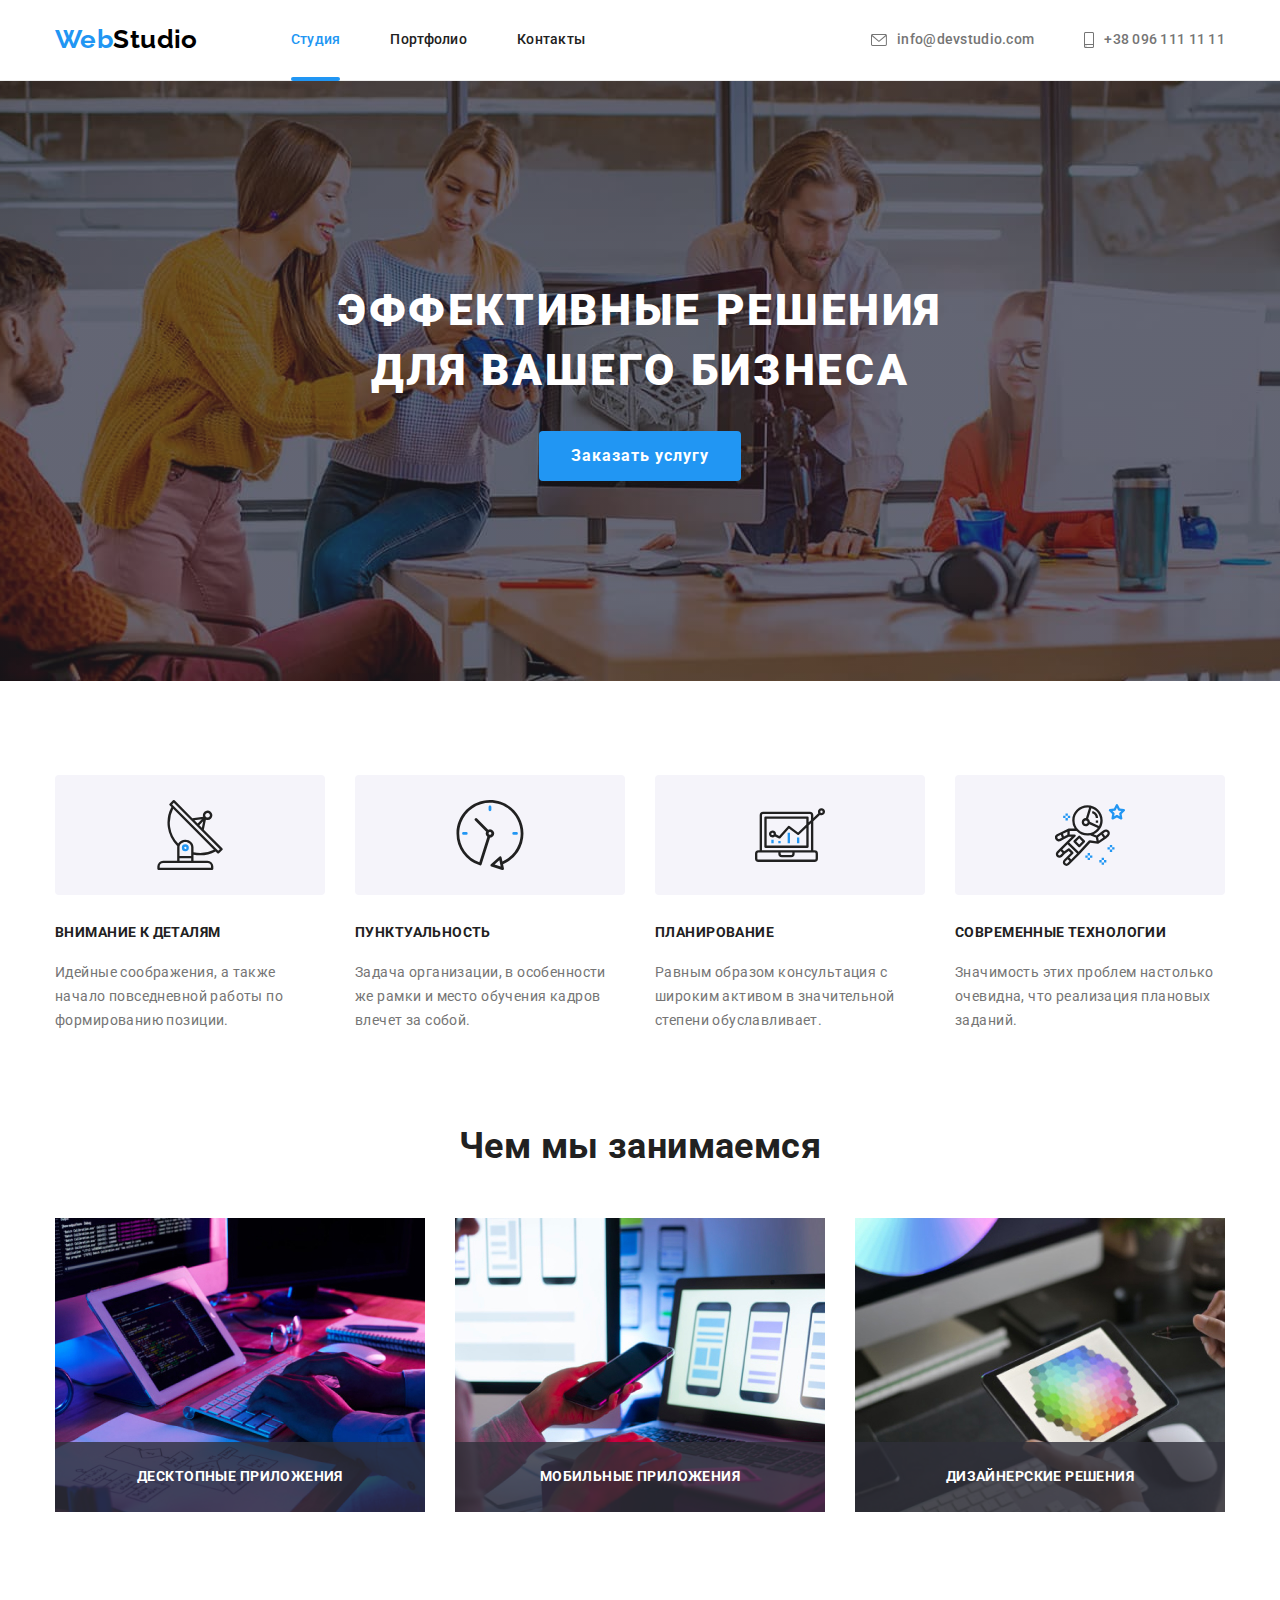
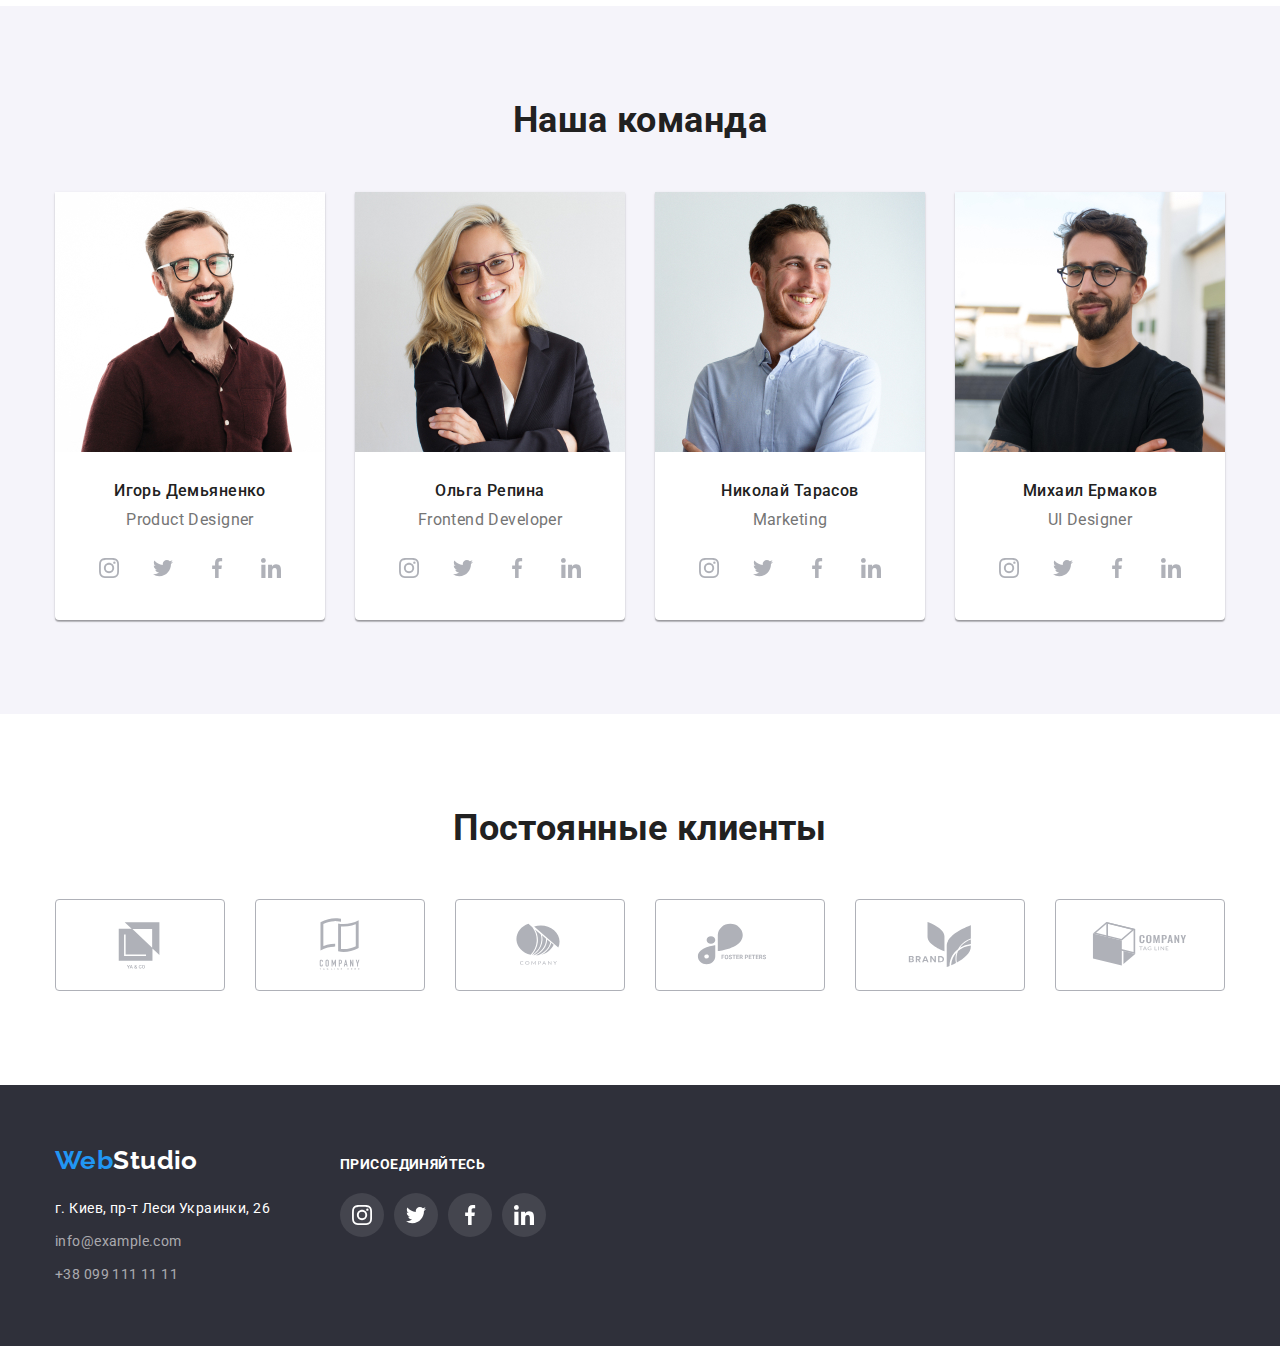
<file: index.html>
<!DOCTYPE html>
<html lang="ru">

<head>
  <meta charset="UTF-8" />
  <meta http-equiv="X-UA-Compatible" content="IE=edge" />
  <meta name="viewport" content="width=device-width, initial-scale=1.0" />
  <title>WebStudio</title>

  <link rel="preconnect" href="https://fonts.googleapis.com" />
  <link rel="preconnect" href="https://fonts.gstatic.com" crossorigin />
  <link href="https://fonts.googleapis.com/css2?family=Raleway:wght@700&family=Roboto:wght@400;500;700;900&display=swap"
    rel="stylesheet" />

  <link rel="stylesheet"
    href="https://cdnjs.cloudflare.com/ajax/libs/modern-normalize/1.1.0/modern-normalize.min.css" />

  <link rel="stylesheet" href="./css/style.css" />
</head>

<body>
  <header class="page-header">
    <div class="container main-container">
      <nav class="main-nav">
        <a href="./index.html" class="logo">Web<span class="accent">Studio</span></a>

        <ul class="site-nav list">
          <li class="item item-strip"><a href="" class="nav-link current">Студия</a></li>
          <li class="item"><a href="./portfolio.html" class="nav-link">Портфолио</a></li>
          <li class="item"><a href="./contact.html" class="nav-link">Контакты</a></li>
        </ul>
      </nav>

      <ul class="contact-nav list">
        <li class="item">
          <div class="icon-envelope">
            <a href="mailto:info@devstudio.com" class="contact-link">
              <svg width="16" height="12" class="svg-envelope">
                <use href="./images/phone-env.svg#icon-envelope"></use>
              </svg>info@devstudio.com</a>
          </div>
        </li>
        <li class="item">
          <div class="icon-smartphone">
            <a href="tel:+380961111111" class="contact-link">
              <svg width="10" height="16" class="svg-smartphone">
                <use href="./images/phone-env.svg#icon-smartphone"></use>
              </svg>+38 096 111 11 11</a>
          </div>
        </li>
      </ul>
    </div>
  </header>


  <main>
    <section class="hero">
      <h1 class="hero-tittle">Эффективные решения для вашего бизнеса</h1>
      <button type="button" class="button" data-modal-open>Заказать услугу</button>


    </section>



    <section class="section-first">
      <div class="container">
        <h2 class="visually-hidden">Преимущества</h2>
        <ul class="feature-list">
          <li class="item">
            <div class="icon-antenna">
              <svg width="70" height="70">
                <use href="./images/icons.svg#icon-antenna"></use>
              </svg>
            </div>
            <h3 class="feature-tittle">Внимание к деталям</h3>
            <p class="feature-text">
              Идейные соображения, а также начало повседневной работы по формированию позиции.
            </p>
          </li>
          <li class="item">
            <div class="icon-clock">
              <svg width="70" height="70">
                <use href="./images/icons.svg#icon-clock"></use>
              </svg>
            </div>
            <h3 class="feature-tittle">Пунктуальность</h3>
            <p class="feature-text">
              Задача организации, в особенности же рамки и место обучения кадров влечет за собой.
            </p>
          </li>
          <li class="item">
            <div class="icon-diagram">
              <svg width="70" height="70">
                <use href="./images/icons.svg#icon-diagram"></use>
              </svg>
            </div>
            <h3 class="feature-tittle">Планирование</h3>
            <p class="feature-text">
              Равным образом консультация с широким активом в значительной степени обуславливает.
            </p>
          </li>
          <li class="item">
            <div class="icon-astronaut">
              <svg width="70" height="70">
                <use href="./images/icons.svg#icon-astronaut"></use>
              </svg>
            </div>
            <h3 class="feature-tittle">Современные технологии</h3>
            <p class="feature-text">
              Значимость этих проблем настолько очевидна, что реализация плановых заданий.
            </p>
          </li>
        </ul>
      </div>
    </section>

    <section class="section-second">
      <div class="container">
        <h2 class="section-tittle">Чем мы занимаемся</h2>
        <ul class="feature-list">
          <li class="feature-list-item">
            <img class="services-img" src="./images/jpg/box1.jpg" alt="Вид услуги" width="370" />
            <div class="label">
              <p>Десктопные приложения</p>
            </div>
          </li>
          <li class="feature-list-item">
            <img class="services-img" src="./images/jpg/box2.jpg" alt="Вид услуги" width="370" />
            <div class="label">
              <p>Мобильные приложения</p>
            </div>
          </li>
          <li class="feature-list-item">
            <img class="services-img" src="./images/jpg/box3.jpg" alt="Вид услуги" width="370" />
            <div class="label">
              <p>Дизайнерские решения</p>
            </div>
          </li>
        </ul>
      </div>
    </section>

    <section class="section-third">
      <div class="container">
        <h2 class="section-tittle">Наша команда</h2>
        <ul class="feature-list">
          <li class="feature-list-employee">
            <img class="employee-img" src="./images/jpg/emp1.jpg" alt="Работник Игорь" width="270" />
            <div class="profession-employee">
              <h3 class="employee-name">Игорь Демьяненко</h3>
              <p class="employee-text">Product Designer</p>
              <ul class="social-network-items">
                <li class="list">
                  <a href="https://www.instagram.com/" class="link-instagram">
                    <svg width="20" height="20" class="svg-instagram">
                      <use href="./images/icons.svg#icon-instagram"></use>
                    </svg>
                  </a>
                </li>
                <li class="list">
                  <a href="https://twitter.com/" class="link-twitter">
                    <svg width="20" height="20" class="svg-twitter">
                      <use href="./images/icons.svg#icon-twitter"></use>
                    </svg>
                  </a>
                </li>
                <li class="list">
                  <a href="https://uk-ua.facebook.com/" class="link-facebook">
                    <svg width="20" height="20" class="svg-facebook">
                      <use href="./images/icons.svg#icon-facebook"></use>
                    </svg>
                  </a>
                </li>
                <li class="list">
                  <a href="https://ru.linkedin.com/" class="link-linkedin">
                    <svg width="20" height="20" class="svg-linkedin">
                      <use href="./images/icons.svg#icon-linkedin"></use>
                    </svg>
                  </a>
                </li>
              </ul>
            </div>
          </li>
          <li class="feature-list-employee">
            <img class="employee-img" src="./images/jpg/emp2.jpg" alt="Работник Ольга" width="270" />
            <div class="profession-employee">
              <h3 class="employee-name">Ольга Репина</h3>
              <p class="employee-text">Frontend Developer</p>
              <ul class="social-network-items">
                <li class="list">
                  <a href="https://www.instagram.com/" class="link-instagram">
                    <svg width="20" height="20" class="svg-instagram">
                      <use href="./images/icons.svg#icon-instagram"></use>
                    </svg>
                  </a>
                </li>
                <li class="list">
                  <a href="https://twitter.com/" class="link-twitter">
                    <svg width="20" height="20" class="svg-twitter">
                      <use href="./images/icons.svg#icon-twitter"></use>
                    </svg>
                  </a>
                </li>
                <li class="list">
                  <a href="https://uk-ua.facebook.com/" class="link-facebook">
                    <svg width="20" height="20" class="svg-facebook">
                      <use href="./images/icons.svg#icon-facebook"></use>
                    </svg>
                  </a>
                </li>
                <li class="list">
                  <a href="https://ru.linkedin.com/" class="link-linkedin">
                    <svg width="20" height="20" class="svg-linkedin">
                      <use href="./images/icons.svg#icon-linkedin"></use>
                    </svg>
                  </a>
                </li>
              </ul>
            </div>
          </li>
          <li class="feature-list-employee">
            <img class="employee-img" src="./images/jpg/emp3.jpg" alt="Работник Николай" width="270" />
            <div class="profession-employee">
              <h3 class="employee-name">Николай Тарасов</h3>
              <p class="employee-text">Marketing</p>
              <ul class="social-network-items">
                <li class="list">
                  <a href="https://www.instagram.com/" class="link-instagram">
                    <svg width="20" height="20" class="svg-instagram">
                      <use href="./images/icons.svg#icon-instagram"></use>
                    </svg>
                  </a>
                </li>
                <li class="list">
                  <a href="https://twitter.com/" class="link-twitter">
                    <svg width="20" height="20" class="svg-twitter">
                      <use href="./images/icons.svg#icon-twitter"></use>
                    </svg>
                  </a>
                </li>
                <li class="list">
                  <a href="https://uk-ua.facebook.com/" class="link-facebook">
                    <svg width="20" height="20" class="svg-facebook">
                      <use href="./images/icons.svg#icon-facebook"></use>
                    </svg>
                  </a>
                </li>
                <li class="list">
                  <a href="https://ru.linkedin.com/" class="link-linkedin">
                    <svg width="20" height="20" class="svg-linkedin">
                      <use href="./images/icons.svg#icon-linkedin"></use>
                    </svg>
                  </a>
                </li>
              </ul>
            </div>
          </li>
          <li class="feature-list-employee">
            <img class="employee-img" src="./images/jpg/emp4.jpg" alt="Работник Михаил" width="270" />
            <div class="profession-employee">
              <h3 class="employee-name">Михаил Ермаков</h3>
              <p class="employee-text">UI Designer</p>
              <ul class="social-network-items">
                <li class="list">
                  <a href="https://www.instagram.com/" class="link-instagram">
                    <svg width="20" height="20" class="svg-instagram">
                      <use href="./images/icons.svg#icon-instagram"></use>
                    </svg>
                  </a>
                </li>
                <li class="list">
                  <a href="https://twitter.com/" class="link-twitter">
                    <svg width="20" height="20" class="svg-twitter">
                      <use href="./images/icons.svg#icon-twitter"></use>
                    </svg>
                  </a>
                </li>
                <li class="list">
                  <a href="https://uk-ua.facebook.com/" class="link-facebook">
                    <svg width="20" height="20" class="svg-facebook">
                      <use href="./images/icons.svg#icon-facebook"></use>
                    </svg>
                  </a>
                </li>
                <li class="list">
                  <a href="https://ru.linkedin.com/" class="link-linkedin">
                    <svg width="20" height="20" class="svg-linkedin">
                      <use href="./images/icons.svg#icon-linkedin"></use>
                    </svg>
                  </a>
                </li>
              </ul>
            </div>
          </li>
        </ul>
      </div>
    </section>

    <section class="section-fourth">
      <div class="container">
        <h2 class="section-tittle">Постоянные клиенты</h2>
        <ul class="feature-list">
          <li class="feature-list-clients">
            <a href="" class="link-clients">
              <svg width="106" height="60" class="svg-client1">
                <use href="./images/clients.svg#icon-client1"></use>
              </svg>
            </a>
          </li>
          <li class="feature-list-clients">
            <a href="" class="link-clients">
              <svg width="106" height="60" class="svg-client2">
                <use href="./images/clients.svg#icon-client2"></use>
              </svg>
            </a>
          </li>
          <li class="feature-list-clients">
            <a href="" class="link-clients">
              <svg width="106" height="60" class="svg-client3">
                <use href="./images/clients.svg#icon-client3"></use>
              </svg>
            </a>
          </li>
          <li class="feature-list-clients">
            <a href="" class="link-clients">
              <svg width="106" height="60" class="svg-client4">
                <use href="./images/clients.svg#icon-client4"></use>
              </svg>
            </a>
          </li>
          <li class="feature-list-clients">
            <a href="" class="link-clients">
              <svg width="106" height="60" class="svg-client5">
                <use href="./images/clients.svg#icon-client5"></use>
              </svg>
            </a>
          </li>
          <li class="feature-list-clients">
            <a href="" class="link-clients">
              <svg width="106" height="60" class="svg-client6">
                <use href="./images/clients.svg#icon-client6"></use>
              </svg>
            </a>
          </li>
        </ul>
      </div>
    </section>
  </main>

  <footer class="footer">
    <div class="container container-footer">
      <div class="first-footer-flex-container">
        <div class="footer-logo-container">
          <a href="" class="logo">Web<span class="accent">Studio</span></a>
          <address>
            <ul class="footer-contact list">
              <li class="footer-contact-item">
                <a href="" class="footer-nav-address">г. Киев, пр-т Леси Украинки, 26</a>
              </li>
              <li class="footer-contact-item">
                <a href="mailto:info@example.com" class="contact-link">info@example.com</a>
              </li>
              <li class="footer-contact-item">
                <a href="tel:+380991111111" class="contact-link">+38 099 111 11 11</a>
              </li>
            </ul>
          </address>
        </div>
      </div>

      <div class="second-footer-flex-container">
        <h2 class="feature-tittle">Присоединяйтесь</h2>
        <ul class="footer-network-items">
          <li class="list">
            <a href="https://www.instagram.com/" class="link-instagram">
              <svg width="20" height="20" class="svg-inst">
                <use href="./images/icons.svg#icon-instagram2"></use>
              </svg>
            </a>
          </li>
          <li class="list">
            <a href="https://twitter.com/" class="link-twitter">
              <svg width="20" height="20" class="svg-twitter">
                <use href="./images/icons.svg#icon-twitter2"></use>
              </svg>
            </a>
          </li>
          <li class="list">
            <a href="https://uk-ua.facebook.com/" class="link-facebook">
              <svg width="20" height="20" class="svg-facebook">
                <use href="./images/icons.svg#icon-facebook2"></use>
              </svg>
            </a>
          </li>
          <li class="list">
            <a href="https://ru.linkedin.com/" class="link-linkedin">
              <svg width="20" height="20" class="svg-linkedin">
                <use href="./images/icons.svg#icon-linkedin2"></use>
              </svg>
            </a>
          </li>
        </ul>
      </div>
    </div>
  </footer>

  <div class="backdrop is-hidden" data-modal>
    <div class="modal">
      <button class="backdrop-button" data-modal-close>
        <svg width="11" height="11" class="svg-close-button">
          <use href="./images/close-button.svg#icon-close-button"></use>
        </svg>
      </button>
    </div>
  </div>

  <script src="./modal.js"></script>

</body>

</html>
</file>
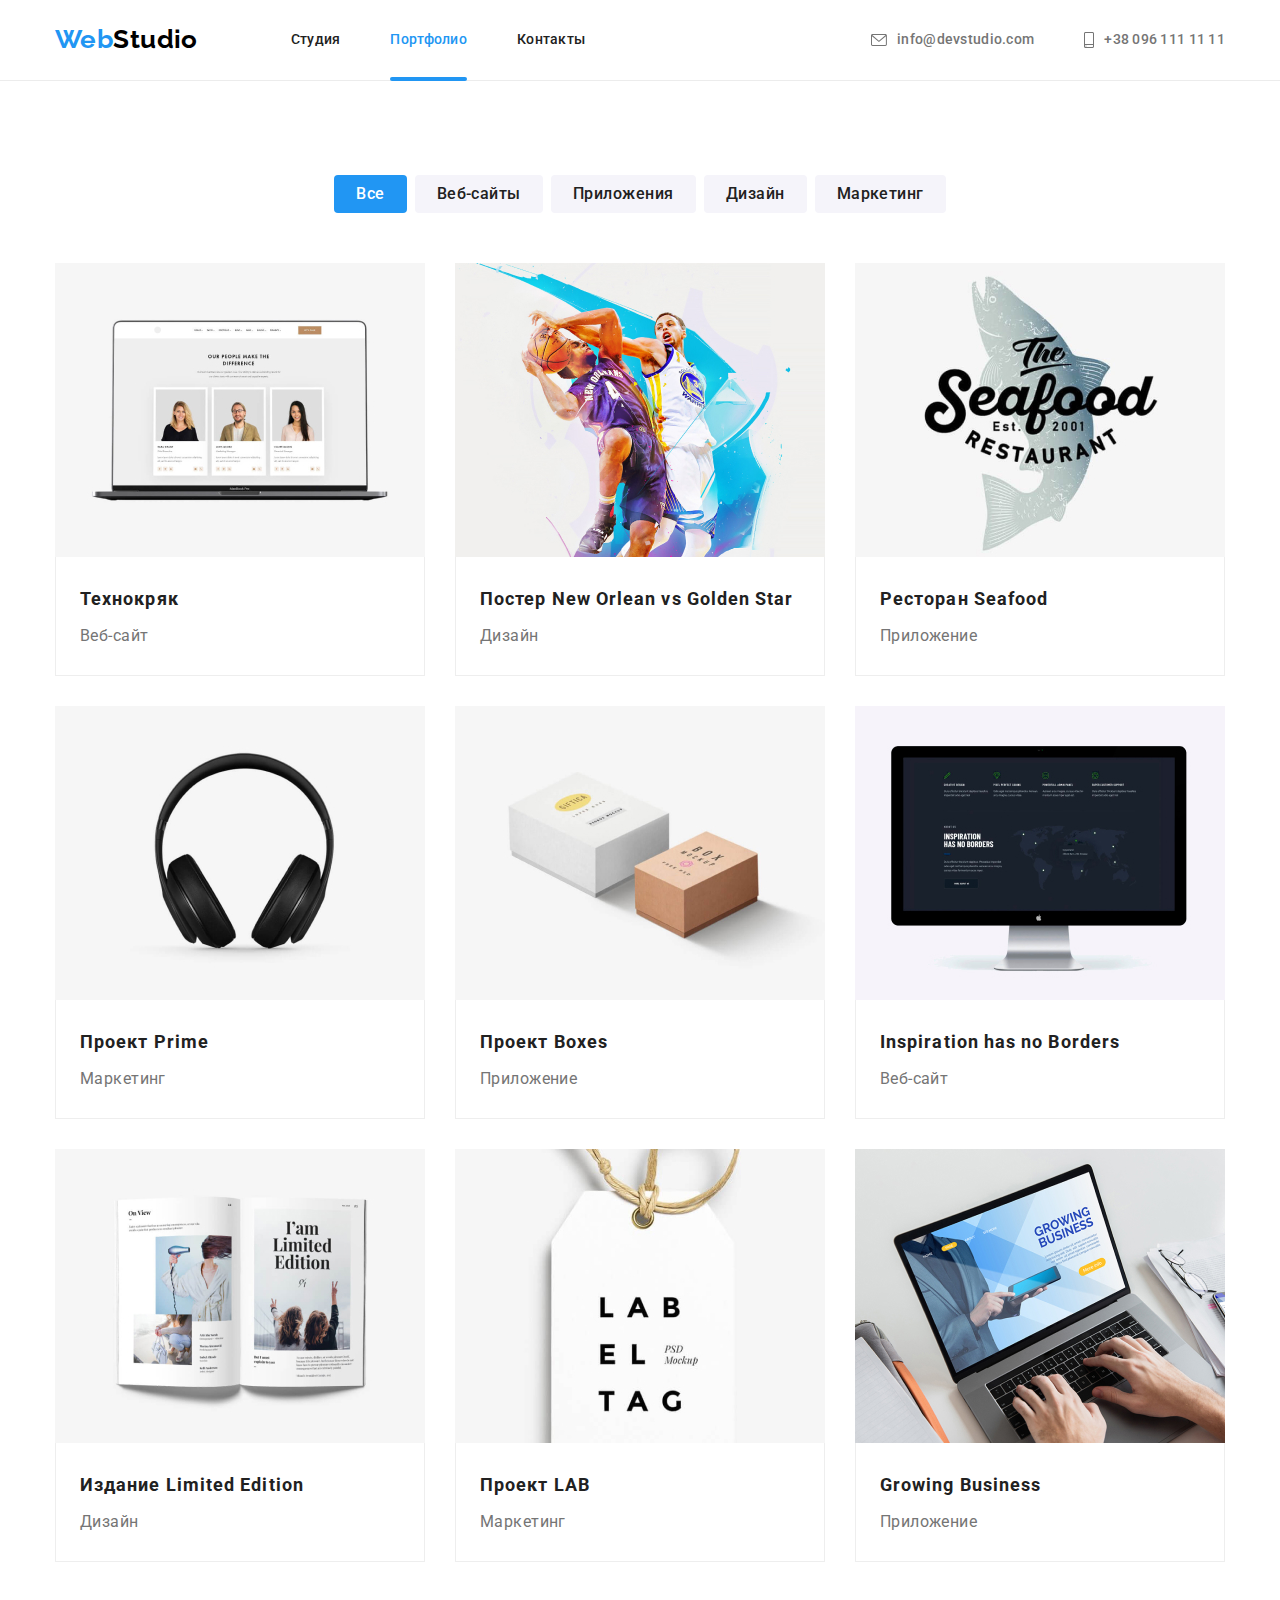
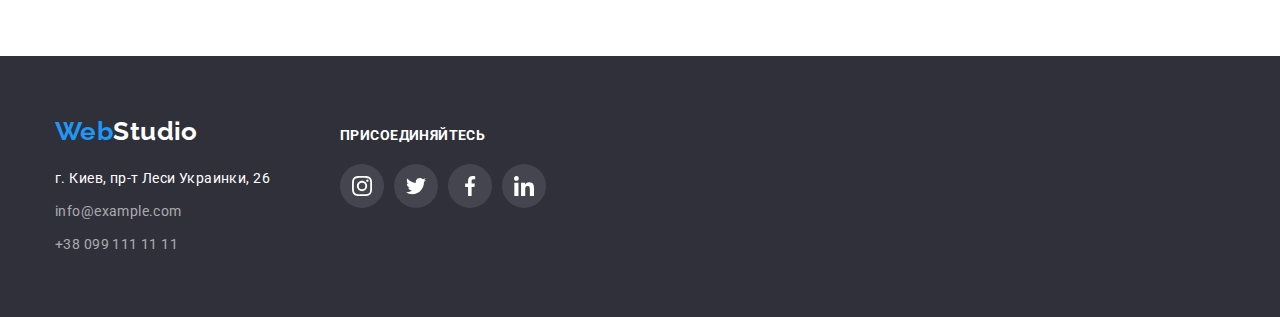
<file: portfolio.html>
<!DOCTYPE html>
<html lang="ru">

<head>
  <meta charset="UTF-8" />
  <meta http-equiv="X-UA-Compatible" content="IE=edge" />
  <meta name="viewport" content="width=device-width, initial-scale=1.0" />
  <title>WebStudio</title>

  <link rel="preconnect" href="https://fonts.googleapis.com" />
  <link rel="preconnect" href="https://fonts.gstatic.com" crossorigin />
  <link href="https://fonts.googleapis.com/css2?family=Raleway:wght@700&family=Roboto:wght@400;500;700;900&display=swap"
    rel="stylesheet" />

  <link rel="stylesheet"
    href="https://cdnjs.cloudflare.com/ajax/libs/modern-normalize/1.1.0/modern-normalize.min.css" />

  <link rel="stylesheet" href="./css/style.css" />
</head>

<body>
  <header class="page-header">
    <div class="container main-container">
      <nav class="main-nav">
        <a href="./index.html" class="logo">Web<span class="accent">Studio</span></a>

        <ul class="site-nav list">
          <li class="item"><a href="./index.html" class="nav-link">Студия</a></li>
          <li class="item item-strip"><a href="" class="nav-link current current-portfolio">Портфолио</a></li>
          <li class="item"><a href="./contact.html" class="nav-link">Контакты</a></li>
        </ul>
      </nav>

      <ul class="contact-nav list">
        <li class="item">
          <div class="icon-envelope">
            <a href="mailto:info@devstudio.com" class="contact-link">
              <svg width="16" height="12" class="svg-envelope">
                <use href="./images/phone-env.svg#icon-envelope"></use>
              </svg>info@devstudio.com</a>
          </div>
        </li>
        <li class="item">
          <div class="icon-smartphone">
            <a href="tel:+380961111111" class="contact-link">
              <svg width="10" height="16" class="svg-smartphone">
                <use href="./images/phone-env.svg#icon-smartphone"></use>
              </svg>+38 096 111 11 11</a>
          </div>
        </li>
      </ul>
    </div>
  </header>

  <main>
    <section class="portfolio-section">
      <div class="container">
        <h1 class="visually-hidden">Наши проекты</h1>
        <ul class="list list-button">
          <li class="item">
            <button type="button" class="secondary-button currently-active">Все</button>
          </li>
          <li class="item"><button type="button" class="secondary-button">Веб-сайты</button></li>
          <li class="item"><button type="button" class="secondary-button">Приложения</button></li>
          <li class="item"><button type="button" class="secondary-button">Дизайн</button></li>
          <li class="item"><button type="button" class="secondary-button">Маркетинг</button></li>
        </ul>

        <ul class="list wrap-list">
          <li class="wrap-element">
            <a href="" class="link-wrap-element">
              <div class="hidden-box">
                <img class="wrap-img" src="./images/jpg/project1.jpg" alt="Технокряк" width="370" />
                <p class="overlay-text">Ресурс предлагает комплексные предложения с разным уровнем функционала и
                  сервисов. Все это позволит посетителю получить исчерпывающие сведения о компании или частном лице.</p>
              </div>
              <div class="projects-description">
                <h2 class="project-tittle">Технокряк</h2>
                <p class="project-text">Веб-сайт</p>
              </div>
            </a>
          </li>
          <li class="wrap-element">
            <a href="" class="link-wrap-element">
              <div class="hidden-box">
                <img class="wrap-img" src="./images/jpg/project2.jpg" alt="Постер New Orlean vs Golden Star"
                  width="370" />
                <p class="overlay-text">Ресурс предлагает комплексные предложения с разным уровнем функционала и
                  сервисов. Все это позволит посетителю получить исчерпывающие сведения о компании или частном лице.</p>
              </div>
              <div class="projects-description">
                <h2 class="project-tittle">Постер New Orlean vs Golden Star</h2>
                <p class="project-text">Дизайн</p>
              </div>
            </a>
          </li>
          <li class="wrap-element">
            <a href="" class="link-wrap-element">
              <div class="hidden-box">
                <img class="wrap-img" src="./images/jpg/project3.jpg" alt="Ресторан Seafood" width="370" />
                <p class="overlay-text">Ресурс предлагает комплексные предложения с разным уровнем функционала и
                  сервисов. Все это позволит посетителю получить исчерпывающие сведения о компании или частном лице.</p>
              </div>
              <div class="projects-description">
                <h2 class="project-tittle">Ресторан Seafood</h2>
                <p class="project-text">Приложение</p>
              </div>
            </a>
          </li>
          <li class="wrap-element">
            <a href="" class="link-wrap-element">
              <div class="hidden-box">
                <img class="wrap-img" src="./images/jpg/project4.jpg" alt="Проект Prime" width="370" />
                <p class="overlay-text">Ресурс предлагает комплексные предложения с разным уровнем функционала и
                  сервисов. Все это позволит посетителю получить исчерпывающие сведения о компании или частном лице.</p>
              </div>
              <div class="projects-description">
                <h2 class="project-tittle">Проект Prime</h2>
                <p class="project-text">Маркетинг</p>
              </div>
            </a>
          </li>
          <li class="wrap-element">
            <a href="" class="link-wrap-element">
              <div class="hidden-box">
                <img class="wrap-img" src="./images/jpg/project5.jpg" alt="Проект Boxes" width="370" />
                <p class="overlay-text">Ресурс предлагает комплексные предложения с разным уровнем функционала и
                  сервисов. Все это позволит посетителю получить исчерпывающие сведения о компании или частном лице.</p>
              </div>
              <div class="projects-description">
                <h2 class="project-tittle">Проект Boxes</h2>
                <p class="project-text">Приложение</p>
              </div>
            </a>
          </li>
          <li class="wrap-element">
            <a href="" class="link-wrap-element">
              <div class="hidden-box">
                <img class="wrap-img" src="./images/jpg/project6.jpg" alt="Inspiration has no Borders" width="370" />
                <p class="overlay-text">Ресурс предлагает комплексные предложения с разным уровнем функционала и
                  сервисов. Все это позволит посетителю получить исчерпывающие сведения о компании или частном лице.</p>
              </div>
              <div class="projects-description">
                <h2 class="project-tittle">Inspiration has no Borders</h2>
                <p class="project-text">Веб-сайт</p>
              </div>
            </a>
          </li>
          <li class="wrap-element">
            <a href="" class="link-wrap-element">
              <div class="hidden-box">
                <img class="wrap-img" src="./images/jpg/project7.jpg" alt="Издание Limited Edition" width="370" />
                <p class="overlay-text">Ресурс предлагает комплексные предложения с разным уровнем функционала и
                  сервисов. Все это позволит посетителю получить исчерпывающие сведения о компании или частном лице.</p>
              </div>
              <div class="projects-description">
                <h2 class="project-tittle">Издание Limited Edition</h2>
                <p class="project-text">Дизайн</p>
              </div>
            </a>
          </li>
          <li class="wrap-element">
            <a href="" class="link-wrap-element">
              <div class="hidden-box">
                <img class="wrap-img" src="./images/jpg/project8.jpg" alt="Проект LAB" width="370" />
                <p class="overlay-text">Ресурс предлагает комплексные предложения с разным уровнем функционала и
                  сервисов. Все это позволит посетителю получить исчерпывающие сведения о компании или частном лице.</p>
              </div>
              <div class="projects-description">
                <h2 class="project-tittle">Проект LAB</h2>
                <p class="project-text">Маркетинг</p>
              </div>
            </a>
          </li>
          <li class="wrap-element">
            <a href="" class="link-wrap-element">
              <div class="hidden-box">
                <img class="wrap-img" src="./images/jpg/project9.jpg" alt="Growing Business" width="370" />
                <p class="overlay-text">Ресурс предлагает комплексные предложения с разным уровнем функционала и
                  сервисов. Все это позволит посетителю получить исчерпывающие сведения о компании или частном лице.</p>
              </div>
              <div class="projects-description">
                <h2 class="project-tittle">Growing Business</h2>
                <p class="project-text">Приложение</p>
              </div>
            </a>
          </li>
        </ul>
      </div>
    </section>
  </main>

  <footer class="footer">
    <div class="container container-footer">
      <div class="first-footer-flex-container">
        <div class="footer-logo-container">
          <a href="" class="logo">Web<span class="accent">Studio</span></a>
          <address>
            <ul class="footer-contact list">
              <li class="footer-contact-item">
                <a href="" class="footer-nav-address">г. Киев, пр-т Леси Украинки, 26</a>
              </li>
              <li class="footer-contact-item">
                <a href="mailto:info@example.com" class="contact-link">info@example.com</a>
              </li>
              <li class="footer-contact-item">
                <a href="tel:+380991111111" class="contact-link">+38 099 111 11 11</a>
              </li>
            </ul>
          </address>
        </div>
      </div>

      <div class="second-footer-flex-container">
        <h2 class="feature-tittle">Присоединяйтесь</h2>
        <ul class="footer-network-items">
          <li class="list">
            <a href="https://www.instagram.com/" class="link-instagram">
              <svg width="20" height="20" class="svg-inst">
                <use href="./images/icons.svg#icon-instagram2"></use>
              </svg>
            </a>
          </li>
          <li class="list">
            <a href="https://twitter.com/" class="link-twitter">
              <svg width="20" height="20" class="svg-twitter">
                <use href="./images/icons.svg#icon-twitter2"></use>
              </svg>
            </a>
          </li>
          <li class="list">
            <a href="https://uk-ua.facebook.com/" class="link-facebook">
              <svg width="20" height="20" class="svg-facebook">
                <use href="./images/icons.svg#icon-facebook2"></use>
              </svg>
            </a>
          </li>
          <li class="list">
            <a href="https://ru.linkedin.com/" class="link-linkedin">
              <svg width="20" height="20" class="svg-linkedin">
                <use href="./images/icons.svg#icon-linkedin2"></use>
              </svg>
            </a>
          </li>
        </ul>
      </div>
    </div>
  </footer>
</body>

</html>
</file>
<file: css/style.css>
:root {
  --primary-text-color: #212121;
  --secondary-text-color: #757575;
  --accent-color: #2196f3;
  --bcg-color: #2f303a;
  --primary-letter-spacing: 0.03em;
  --secondary-letter-spacing: 0.02em;
  --hero-letter-spacing: 0.06em;
  --transition-duration: 250ms;
  --timing-function: cubic-bezier(0.4, 0, 0.2, 1);
}

body {
  color: var(--primary-text-color);
  background-color: #fff;

  font-size: 14px;
  font-family: Roboto, sans-serif;
  letter-spacing: var(--primary-letter-spacing);
}

h,
p {
  margin: 0;
}

ul {
  padding: 0;
}

.hero-tittle {
  margin: 0 auto 30px;

  letter-spacing: var(--hero-letter-spacing);
  font-weight: 900;
  font-size: 44px;
  max-width: 696px;
  line-height: 1.36;
  text-align: center;
  text-transform: uppercase;
}

.hero {
  padding: 200px 0px;
  margin: auto;
  text-align: center;

  background-image: linear-gradient(rgba(47, 48, 58, 0.4), rgba(47, 48, 58, 0.4)),
    url('../images/jpg/bcg-img.jpg');

  background-repeat: no-repeat;
  background-position: 50% 50%;
  max-width: 1600px;
}

.icon-envelope {
  fill: #757575;
}

.icon-envelope:hover {
  fill: #2196f3;
}

.svg-envelope,
.svg-smartphone {
  margin-right: 10px;

  transition-property: fill;
  transition-duration: var(--transition-duration);
  transition-timing-function: var(--timing-function);
}

.contact-nav .contact-link {
  display: flex;
  align-items: center;
}



.icon-smartphone {
  fill: #757575;
}

.icon-smartphone:hover {
  fill: #2196f3;
}


.icon-antenna,
.icon-clock,
.icon-diagram,
.icon-astronaut {
  display: flex;
  width: 270px;
  height: 120px;
  background: #f5f4fa;
  border-radius: 4px;
  justify-content: center;
  align-items: center;
  margin-bottom: 30px;
}


.social-network-items {
  display: flex;
  justify-content: center;
}

.social-network-items li+li {
  margin-left: 10px;
}

.link-instagram,
.link-twitter,
.link-facebook,
.link-linkedin {
  display: flex;
  justify-content: center;
  align-items: center;
  width: 44px;
  height: 44px;
  border-radius: 50%;

  transition-property: background-color;
  transition-duration: var(--transition-duration);
  transition-timing-function: var(--timing-function);
}

.link-instagram:hover,
.link-twitter:hover,
.link-facebook:hover,
.link-linkedin:hover,
.link-instagram:focus,
.link-twitter:focus,
.link-facebook:focus,
.link-linkedin:focus {
  background-color: #2196f3;
}

.svg-instagram,
.svg-twitter,
.svg-facebook,
.svg-linkedin {
  fill: #afb1b8;

  transition: fill var(--transition-duration) var(--timing-function);
}

.link-instagram:hover .svg-instagram,
.link-twitter:hover .svg-twitter,
.link-facebook:hover .svg-facebook,
.link-linkedin:hover .svg-linkedin,
.link-instagram:focus .svg-instagram,
.link-twitter:focus .svg-twitter,
.link-facebook:focus .svg-facebook,
.link-linkedin:focus .svg-linkedin {
  fill: #ffffff;
}


.feature-list-clients {
  width: calc((100%-150px) / 6);
  height: 92px;

  cursor: pointer;
}

.link-clients {
  display: flex;
  justify-content: center;
  align-items: center;
  width: 170px;
  height: 92px;
  border: 1px solid #afb1b8;
  border-radius: 4px;

  transition-property: border;
  transition-duration: var(--transition-duration);
  transition-timing-function: var(--timing-function);
}

.feature-list-clients:hover .link-clients {
  border: 1px solid #2196f3;
}

.svg-client1,
.svg-client2,
.svg-client3,
.svg-client4,
.svg-client5,
.svg-client6 {
  fill: #afb1b8;

  transition-property: fill;
  transition-duration: var(--transition-duration);
  transition-timing-function: cubic-bezier(0.4, 0, 0.2, 1);
}

.link-clients:hover .svg-client1,
.link-clients:hover .svg-client2,
.link-clients:hover .svg-client3,
.link-clients:hover .svg-client4,
.link-clients:hover .svg-client5,
.link-clients:hover .svg-client6,
.link-clients:focus .svg-client1,
.link-clients:focus .svg-client2,
.link-clients:focus .svg-client3,
.link-clients:focus .svg-client4,
.link-clients:focus .svg-client5,
.link-clients:focus .svg-client6 {
  fill: #2196f3;

  transition-property: fill;
  transition-duration: var(--transition-duration);
  transition-timing-function: cubic-bezier(0.4, 0, 0.2, 1);
}

.both-of-sections,
.section-third,
.section-fourth {
  padding-top: 94px;
  padding-bottom: 94px;
}

h2 {
  margin-top: 0;
  margin-bottom: 0;
}

.feature-list,
.list {
  padding: 0;
  margin: 0;
  list-style: none;
}

.feature-list {
  display: flex;
}

.feature-list .item {
  width: 270px;
}

.projects-description {
  padding: 24px 24px;
  border-bottom: 1px solid #eeeeee;
  border-right: 1px solid #eeeeee;
  border-left: 1px solid #eeeeee;
}

.project-tittle {
  margin-bottom: 4px;
  font-size: 18px;
  line-height: 2;
  letter-spacing: var(--hero-letter-spacing);
}

.project-text {
  margin-top: 0;
  margin-bottom: 0px;
  color: var(--secondary-text-color);
  font-size: 16px;
  line-height: 1.88;
}

.feature-tittle {
  margin-top: 0px;
  margin-bottom: 20px;

  font-size: 14px;
  line-height: 1.14;
  text-transform: uppercase;
}

.logo {
  color: var(--accent-color);

  font-family: Raleway, sans-serif;
  font-weight: 700;
  font-size: 26px;
  line-height: 1.2;
  text-decoration: none;
}

.container>.logo {
  display: inline-block;
  margin-bottom: 20px;
}

.container {
  margin-left: auto;
  margin-right: auto;
  width: 1200px;
  padding-right: 15px;
  padding-left: 15px;
}

.page-header {
  border-bottom: 1px solid #ececec;
}

.accent {
  color: #000000;
}

.footer .logo .accent {
  color: #ffffff;
}

.site-nav .nav-link {
  color: var(--primary-text-color);
}

.contact-nav .contact-link,
.feature-text,
.employee-text {
  color: var(--secondary-text-color);
}

.site-nav .nav-link,
.contact-nav .contact-link,
.footer-nav-address,
.footer-contact .contact-link {
  text-decoration: none;
}

.footer-contact {
  display: inline-block;
}

.footer {
  padding-top: 60px;
  padding-bottom: 60px;
}

.feature-text,
.footer-contact.list {
  line-height: 1.71;
}

.feature-text {
  margin-top: 0;
  margin-bottom: 0;
}

.footer-contact.list {
  font-weight: 400;
}

address {
  font-style: normal;
}

.section-tittle {
  margin-bottom: 50px;

  font-size: 36px;
  line-height: 1.16;
  text-align: center;
}

.employee-name {
  margin-top: 0;
  margin-bottom: 10px;
}

.employee-img {
  display: block;
}

.section-first {
  padding-top: 94px;
  padding-bottom: 94px;
}

.employee-name {
  font-weight: 500;
  font-size: 16px;
  line-height: 1.18;
  text-align: center;
}

.employee-text {
  margin-top: 0;
  margin-bottom: 16px;

  font-size: 16px;
  line-height: 1.18;
  text-align: center;
}

.profession-employee {
  padding-top: 30px;
  padding-bottom: 30px;
  padding-left: 5px;
  padding-right: 5px;
}

.site-nav .nav-link,
.contact-nav .contact-link,
.footer-contact .contact-link {
  transition-property: color;
  transition-duration: var(--transition-duration);
  transition-timing-function: var(--timing-function);
}

.site-nav .nav-link:hover,
.contact-nav .contact-link:hover,
.footer-contact .contact-link:hover,
.site-nav .nav-link:focus,
.contact-nav .contact-link:focus,
.footer-contact .contact-link:focus {
  color: var(--accent-color);
}

.contact-link:focus {
  fill: #2196f3;
}

.main-container {
  display: flex;
  align-items: center;
}

.portfolio-section {
  padding-top: 94px;
  padding-bottom: 94px;
}

.main-nav {
  display: flex;
  align-items: center;
}

.site-nav,
.contact-nav {
  letter-spacing: var(--secondary-letter-spacing);
  font-weight: 500;
  line-height: 1.14;
}

.visually-hidden {
  position: absolute;
  width: 1px;
  height: 1px;
  margin: -1px;
  border: 0;
  padding: 0;

  white-space: nowrap;
  clip-path: inset(100%);
  clip: rect(0 0 0 0);
  overflow: hidden;
}

.site-nav {
  display: flex;
  margin-left: 93px;
}

.site-nav .item+.item,
.contact-nav .item+.item {
  margin-left: 50px;
}

.site-nav .nav-link {
  display: block;
  padding-top: 32px;
  padding-bottom: 32px;
}

.contact-nav {
  display: flex;
  margin-left: auto;
}

.site-nav .nav-link.current {
  color: var(--accent-color);
}


.item-strip {
  position: relative;
}

.nav-link.current::after {
  position: absolute;
  content: '';
  width: 100%;
  height: 4px;
  bottom: -1px;
  right: 0px;
  background-color: #2196F3;
  border-radius: 2px;

}


.site-nav .current-portfolio::after {
  position: absolute;
  content: '';
  width: 100%;
  height: 4px;
  bottom: -1px;
  right: 0px;
  background-color: #2196F3;
  border-radius: 2px;
}

.button {
  display: inline-block;
  border-radius: 4px;
  padding: 10px 32px;
  min-width: 200px;

  color: #ffffff;
  background-color: var(--accent-color);

  letter-spacing: var(--hero-letter-spacing);
  font-family: 'Roboto';
  font-weight: 700;
  font-size: 16px;
  line-height: 1.88;
  align-items: center;
  text-align: center;

  cursor: pointer;
  border: none;

  transition-property: background-color;
  transition-duration: var(--transition-duration);
  transition-timing-function: var(--timing-function);
}

.button:hover {
  background-color: #188CE8;
}

.secondary-button {
  display: block;
  border-radius: 4px;
  padding: 6px 22px;

  color: var(--primary-text-color);
  background-color: #f5f4fa;

  font-family: 'Roboto';
  font-weight: 500;
  font-size: 16px;
  line-height: 1.62;
  text-align: center;
  letter-spacing: var(--primary-letter-spacing);

  cursor: pointer;
  border: none;

  transition-property: background-color, box-shadow, color;
  transition-duration: var(--transition-duration);
  transition-timing-function: var(--timing-function);
}

.currently-active {
  color: #ffffff;
  background-color: #2196f3;
}

.secondary-button:hover,
.secondary-button:focus {
  color: #ffffff;
  background-color: var(--accent-color);

  box-shadow: 0px 3px 1px rgba(0, 0, 0, 0.1), 0px 1px 2px rgba(0, 0, 0, 0.08),
    0px 2px 2px rgba(0, 0, 0, 0.12);
}

.footer,
.hero {
  background-color: var(--bcg-color);
}

.footer-contact .contact-link {
  color: #ffffff99;
}

.footer-nav-address,
.hero-tittle {
  color: #ffffff;
}

.section-second {
  padding-bottom: 94px;
}

.section-third {
  background-color: #f5f4fa;
}


.wrap-list {
  display: flex;
  flex-wrap: wrap;
}

.wrap-element {
  width: calc((100% - 60px) / 3);
  margin-right: 30px;
  margin-bottom: 30px;

  cursor: pointer;
}

.wrap-element .wrap-img {
  display: block;
  position: relative;
}



.hidden-box {
  position: relative;
  overflow: hidden;
}

.overlay-text {
  position: absolute;
  top: 0;
  transform: translateY(100%);
  opacity: 0;

  background-color: #2196f3;
  color: #ffffff;
  line-height: 1.55;
  padding: 63px 24px;
  font-size: 18px;

  transition-property: background-color, transform, opacity;
  overflow: hidden;
  transition-duration: var(--transition-duration);
  transition-timing-function: var(--timing-function);
}

.link-wrap-element {
  text-decoration: none;
  color: var(--primary-text-color);

  transition-property: box-shadow;
  transition-duration: var(--transition-duration);
  transition-timing-function: var(--timing-function);
}


.link-wrap-element:hover .overlay-text,
.link-wrap-element:focus .overlay-text {
  background-color: rgba(33, 150, 243, 0.9);
  transform: translateY(0);
  opacity: 1;
}

.wrap-element:hover,
.wrap-element:focus {
  box-shadow: 0px 1px 1px rgba(0, 0, 0, 0.12), 0px 4px 4px rgba(0, 0, 0, 0.06),
    1px 4px 6px rgba(0, 0, 0, 0.16);
}

.wrap-element:nth-child(3n) {
  margin-right: 0px;
}

.wrap-element:nth-last-child(-n + 3) {
  margin-bottom: 0;
}

.list-button {
  display: flex;
  justify-content: center;
  margin-bottom: 50px;
}

.list-button .item+.item {
  margin-left: 8px;
}

h1 {
  margin: 0;
}

.feature-list .item {
  width: calc((100% - 90px) / 4);
}

.feature-list .item+.item,
.feature-list-employee+.feature-list-employee,
.feature-list-item+.feature-list-item,
.feature-list-clients+.feature-list-clients {
  margin-left: 30px;
}

.feature-list-item {
  position: relative;

  width: calc((100% - 60px) / 3);
}


.label {
  position: absolute;
  width: 370px;
  height: 70px;
  right: 0px;
  bottom: 0px;
  background-color: rgba(48, 48, 58, 0.8);

  display: flex;
  justify-content: center;
  align-items: center;

  font-weight: 700;
  color: #FFFFFF;
  line-height: 1.14;
  text-transform: uppercase;
}

.services-img {
  display: block;
}

.feature-list-employee {
  width: calc((100% - 90px) / 4);
  background-color: #ffffff;

  box-shadow: 0px 1px 3px rgb(0 0 0 / 12%), 0px 1px 1px rgb(0 0 0 / 14%),
    0px 2px 1px rgb(0 0 0 / 20%);
  border-radius: 0px 0px 4px 4px;
}

.footer-contact-item:not(:last-child) {
  margin-bottom: 9px;
}

.first-footer-flex-container {
  display: inline-flex;
}

.second-footer-flex-container {
  margin-left: 70px;
}

.second-footer-flex-container .feature-tittle {
  color: #ffffff;
}

.second-footer-flex-container ul {
  margin: 0;
  padding: 0;
}

.footer-network-items {
  display: inline-flex;
}

.footer-network-items li+li {
  margin-left: 10px;
}


.first-footer-flex-container .logo {
  display: block;
  margin-bottom: 20px;
}

.footer-network-items a {
  background-color: rgba(255, 255, 255, 0.1);
}

.container-footer {
  display: flex;
  align-items: baseline;
}


.backdrop {
  position: fixed;
  top: 0;
  left: 0;
  width: 100%;
  height: 100%;
  background-color: rgba(0, 0, 0, 0.2);

  opacity: 1;
  transition: opacity var(--timing-function) var(--transition-duration), visibility var(--timing-function) var(--transition-duration);

  z-index: 1;
}

.backdrop.is-hidden {
  visibility: hidden;
  opacity: 0;
  pointer-events: none;
}

.modal {
  position: absolute;
  width: 528px;
  height: 581px;
  top: 50%;
  left: 50%;

  background-color: #FFFFFF;

  transform: translate(-50%, -50%);

}

.backdrop.is-hidden .modal {
  transform: translate(-50%, -50%);
}

.backdrop-button {
  position: absolute;
  width: 30px;
  height: 30px;
  top: 0;
  right: 0;

  background-color: #FFFFFF;

}
</file>
